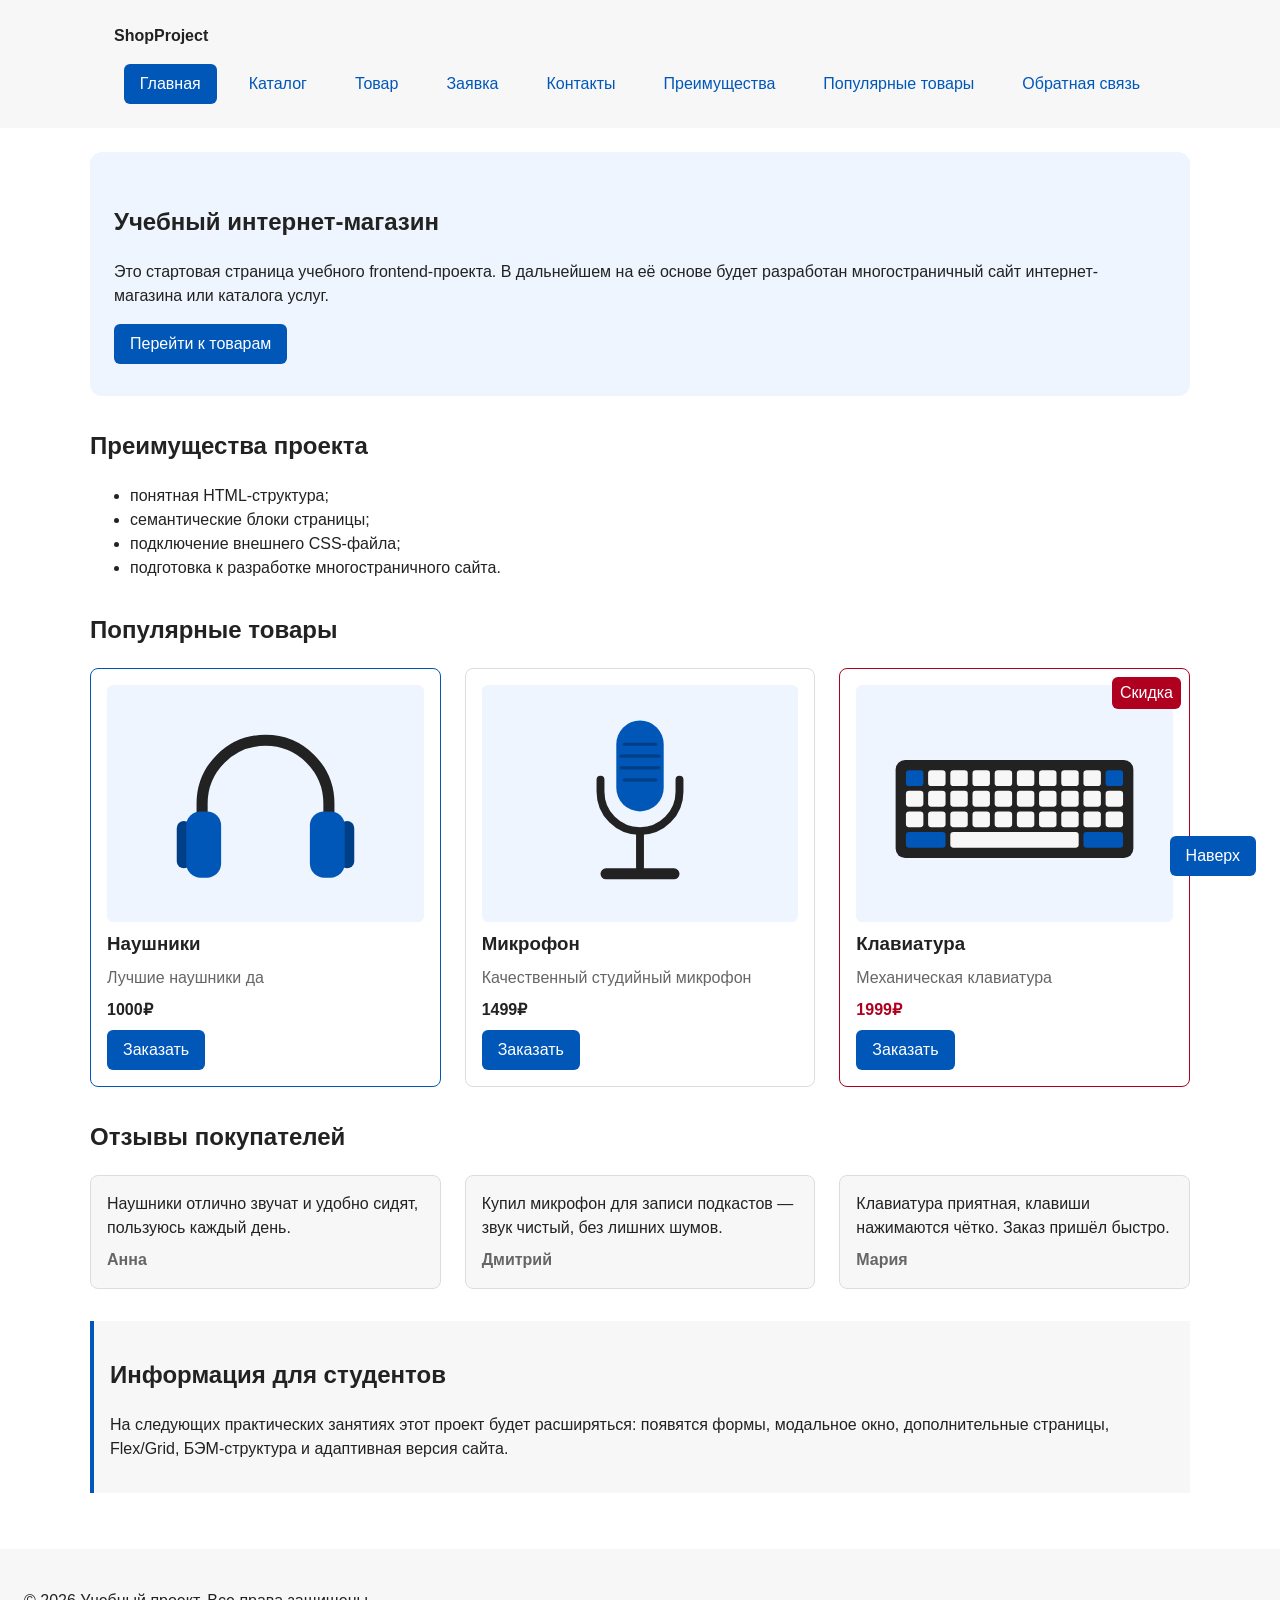
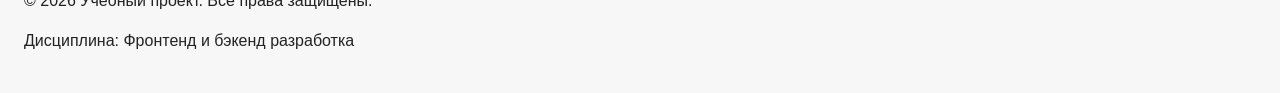
<file: index.html>
<!DOCTYPE html>
<html lang="ru">
<head>
  <meta charset="UTF-8">
  <meta name="viewport" content="width=device-width, initial-scale=1.0">
  <meta name="description" content="Главная страница учебного интернет-магазина.">
  <title>Учебный интернет-магазин</title>
  <link rel="stylesheet" href="css/style.css">
  <script src="js/main.js" defer></script>
</head>
<body>
  <header class="site-header">
    <div class="site-header__inner">
      <a class="site-header__logo" href="index.html">ShopProject</a>

      <nav class="site-nav" aria-label="Основная навигация">
        <ul class="site-nav__list">
          <li class="site-nav__item">
            <a class="site-nav__link site-nav__link--active" href="index.html">Главная</a>
          </li>
          <li class="site-nav__item">
            <a class="site-nav__link" href="catalog.html">Каталог</a>
          </li>
          <li class="site-nav__item">
            <a class="site-nav__link" href="product.html">Товар</a>
          </li>
          <li class="site-nav__item">
            <a class="site-nav__link" href="order.html">Заявка</a>
          </li>
          <li class="site-nav__item">
            <a class="site-nav__link" href="contacts.html">Контакты</a>
          </li>
          <li class="site-nav__item">
            <a class="site-nav__link" href="index.html#advantages">Преимущества</a>
          </li>
          <li class="site-nav__item">
            <a class="site-nav__link" href="index.html#popular">Популярные товары</a>
          </li>
          <li class="site-nav__item">
            <a class="site-nav__link" href="index.html#contacts">Обратная связь</a>
          </li>
        </ul>
      </nav>
    </div>
  </header>

  <main>
    <section class="hero">
      <h1>Учебный интернет-магазин</h1>
      <p>
        Это стартовая страница учебного frontend-проекта.
        В дальнейшем на её основе будет разработан многостраничный сайт
        интернет-магазина или каталога услуг.
      </p>
      <a class="button button--primary" href="#popular">Перейти к товарам</a>
    </section>

    <section class="section" id="advantages">
      <h2>Преимущества проекта</h2>
      <ul>
        <li>понятная HTML-структура;</li>
        <li>семантические блоки страницы;</li>
        <li>подключение внешнего CSS-файла;</li>
        <li>подготовка к разработке многостраничного сайта.</li>
      </ul>
    </section>

    <section class="section" id="popular">
      <h2>Популярные товары</h2>

      <div class="products-grid">
        <article class="product-card product-card--featured">
          <img class="product-card__image" src="images/headphones.svg" alt="Наушники" width="400" height="300">
          <h3 class="product-card__title">Наушники</h3>
          <p class="product-card__description">Лучшие наушники да</p>
          <p class="product-card__price">1000₽</p>
          <button
            class="button button--primary product-card__button"
            type="button"
            data-product="Наушники"
          >
            Заказать
          </button>
        </article>

        <article class="product-card">
          <img class="product-card__image" src="images/microphone.svg" alt="Студийный микрофон" width="400" height="300">
          <h3 class="product-card__title">Микрофон</h3>
          <p class="product-card__description">Качественный студийный микрофон</p>
          <p class="product-card__price">1499₽</p>
          <button
            class="button button--primary product-card__button"
            type="button"
            data-product="Микрофон"
          >
            Заказать
          </button>
        </article>

        <article class="product-card product-card--discount">
          <span class="product-card__badge">Скидка</span>
          <img class="product-card__image" src="images/keyboard.svg" alt="Механическая клавиатура" width="400" height="300">
          <h3 class="product-card__title">Клавиатура</h3>
          <p class="product-card__description">Механическая клавиатура</p>
          <p class="product-card__price">1999₽</p>
          <button
            class="button button--primary product-card__button"
            type="button"
            data-product="Клавиатура"
          >
            Заказать
          </button>
        </article>
      </div>
    </section>

    <section class="section reviews" id="reviews">
      <h2>Отзывы покупателей</h2>

      <div class="reviews__list">
        <article class="review-card">
          <p class="review-card__text">
            Наушники отлично звучат и удобно сидят, пользуюсь каждый день.
          </p>
          <p class="review-card__author">Анна</p>
        </article>

        <article class="review-card">
          <p class="review-card__text">
            Купил микрофон для записи подкастов — звук чистый, без лишних шумов.
          </p>
          <p class="review-card__author">Дмитрий</p>
        </article>

        <article class="review-card">
          <p class="review-card__text">
            Клавиатура приятная, клавиши нажимаются чётко. Заказ пришёл быстро.
          </p>
          <p class="review-card__author">Мария</p>
        </article>
      </div>
    </section>

    <aside class="aside-info">
      <h2>Информация для студентов</h2>
      <p>
        На следующих практических занятиях этот проект будет расширяться:
        появятся формы, модальное окно, дополнительные страницы, Flex/Grid,
        БЭМ-структура и адаптивная версия сайта.
      </p>
    </aside>
  </main>

  <footer class="site-footer" id="contacts">
    <p>&copy; 2026 Учебный проект. Все права защищены.</p>
    <p>Дисциплина: Фронтенд и бэкенд разработка</p>
  </footer>

  <a class="button button--primary to-top" href="#">Наверх</a>

  <dialog class="order-dialog" id="order-dialog" aria-labelledby="order-dialog-title">
    <h2 class="order-dialog__title" id="order-dialog-title">Оформление заявки</h2>

    <form class="order-form" id="order-form" action="#" method="post" novalidate>
      <input id="selected-product" name="selected-product" type="hidden">

      <div class="order-form__field">
        <label class="order-form__label" for="order-name">Имя</label>
        <input
          class="order-form__input"
          id="order-name"
          name="name"
          type="text"
          placeholder="Введите ваше имя"
          minlength="2"
          autocomplete="given-name"
          required
        >
      </div>

      <div class="order-form__field">
        <label class="order-form__label" for="order-email">E-mail</label>
        <input
          class="order-form__input"
          id="order-email"
          name="email"
          type="email"
          placeholder="example@mail.ru"
          autocomplete="email"
          required
        >
      </div>

      <div class="order-form__field">
        <label class="order-form__label" for="order-phone">Телефон</label>
        <input
          class="order-form__input"
          id="order-phone"
          name="phone"
          type="tel"
          inputmode="tel"
          placeholder="+7 (900) 000-00-00"
          pattern="^\+7 \(\d{3}\) \d{3}-\d{2}-\d{2}$"
          required
        >
        <small class="order-form__hint">Формат: +7 (900) 000-00-00</small>
      </div>

      <div class="order-form__field">
        <label class="order-form__label" for="order-date">Дата связи</label>
        <input
          class="order-form__input"
          id="order-date"
          name="date"
          type="date"
        >
      </div>

      <div class="order-form__field">
        <label class="order-form__label" for="order-topic">Тема заявки</label>
        <select class="order-form__select" id="order-topic" name="topic" required>
          <option value="">Выберите тему</option>
          <option value="product">Заказ товара</option>
          <option value="consultation">Консультация</option>
          <option value="delivery">Доставка</option>
        </select>
      </div>

      <div class="order-form__field">
        <label class="order-form__label" for="order-comment">Комментарий</label>
        <textarea
          class="order-form__textarea"
          id="order-comment"
          name="comment"
          rows="4"
          placeholder="Укажите дополнительную информацию"
        ></textarea>
      </div>

      <div class="order-form__field">
        <label for="order-agreement">
          <input
            id="order-agreement"
            name="agreement"
            type="checkbox"
            required
          >
          Я согласен на обработку данных
        </label>
      </div>

      <div class="order-form__actions">
        <button class="button button--secondary" type="button" id="close-order-dialog">
          Закрыть
        </button>
        <button class="button button--primary" type="submit">
          Отправить заявку
        </button>
      </div>
    </form>
  </dialog>

  <p class="success-message" id="success-message" hidden>
    Форма успешно отправлена!
  </p>
</body>
</html>
</file>
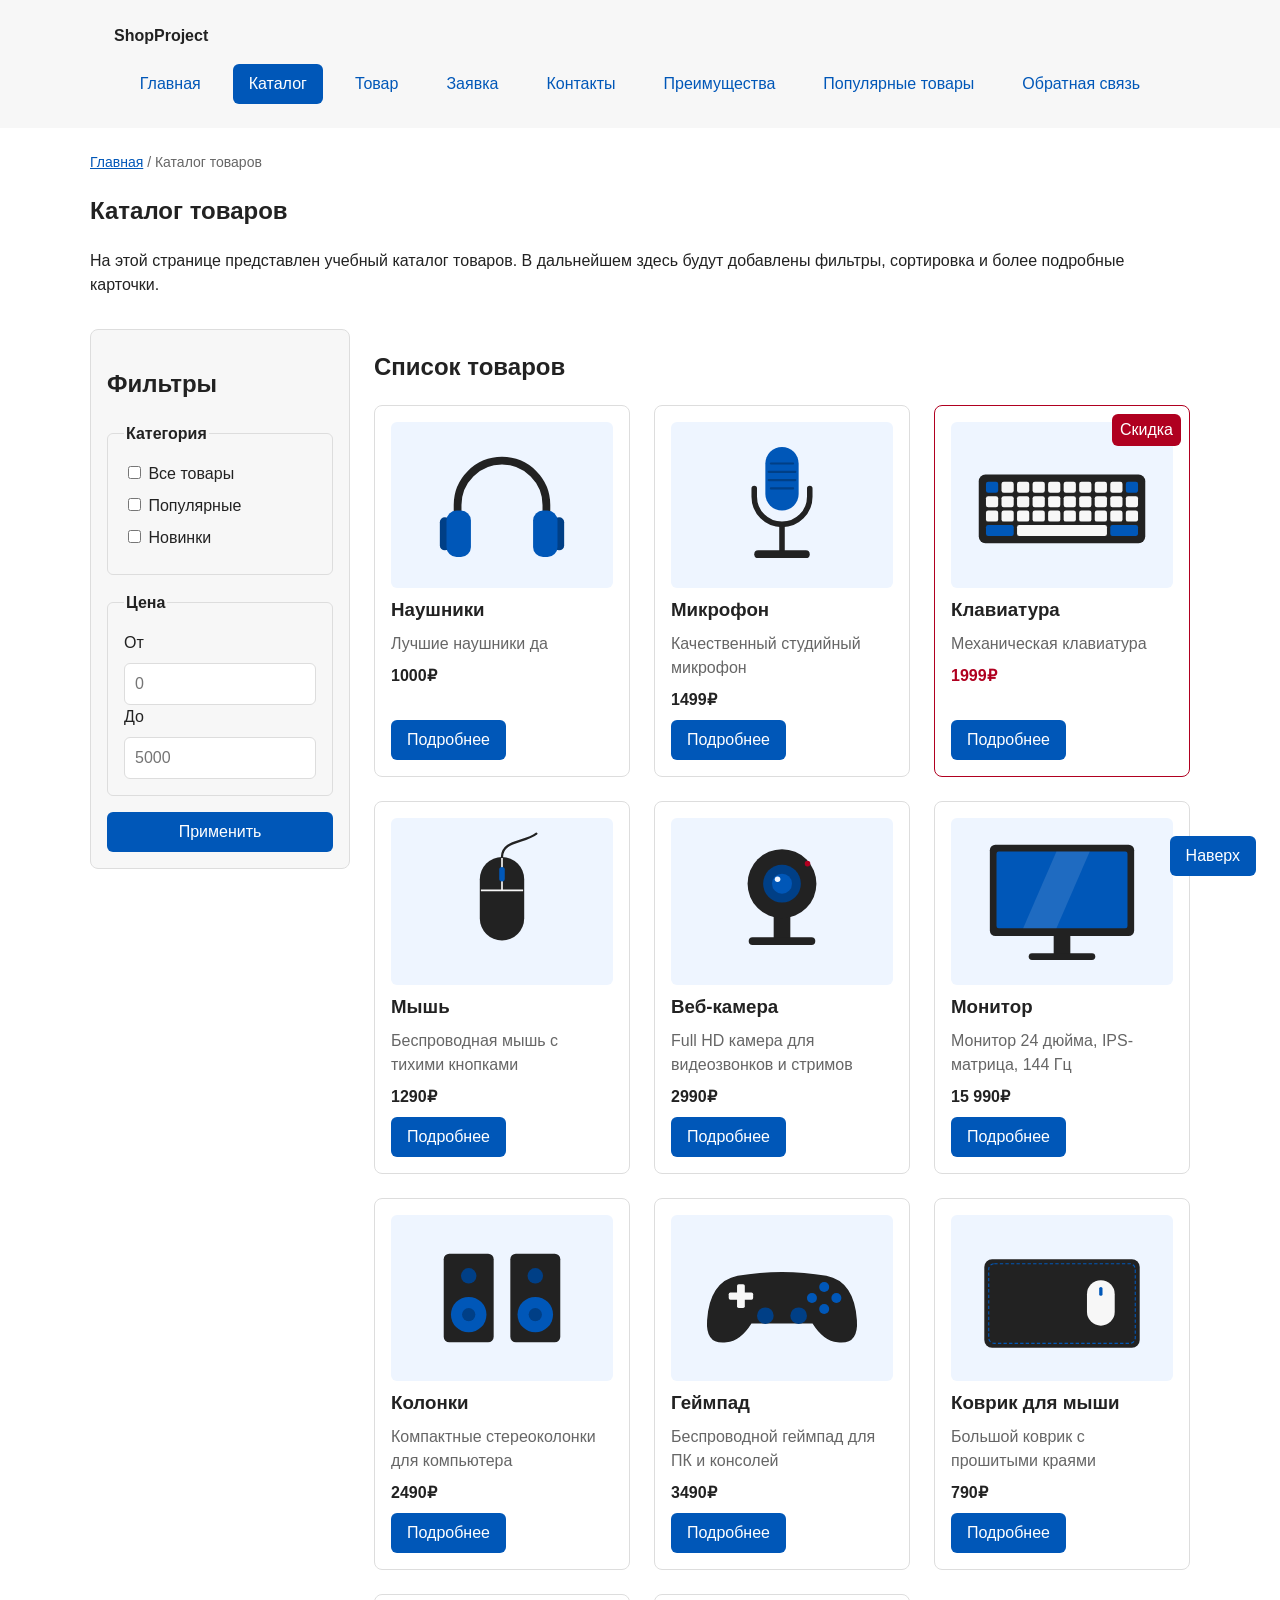
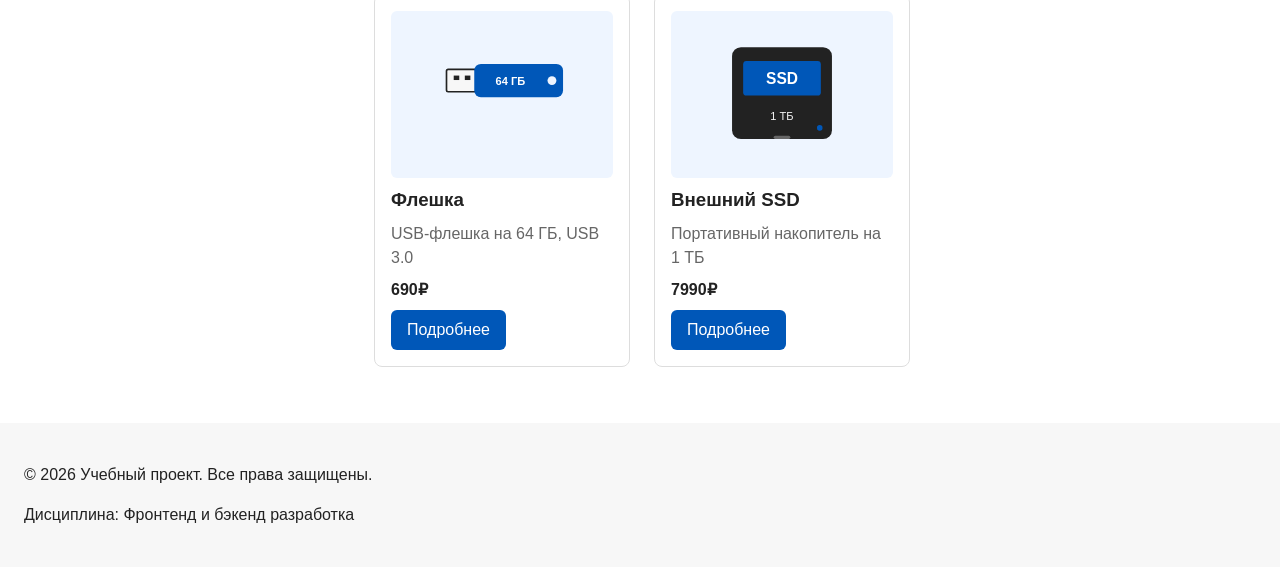
<file: catalog.html>
<!DOCTYPE html>
<html lang="ru">
<head>
  <meta charset="UTF-8">
  <meta name="viewport" content="width=device-width, initial-scale=1.0">
  <meta name="description" content="Каталог товаров учебного интернет-магазина.">
  <title>Каталог товаров — Учебный интернет-магазин</title>
  <link rel="stylesheet" href="css/style.css">
</head>
<body>
  <header class="site-header">
    <div class="site-header__inner">
      <a class="site-header__logo" href="index.html">ShopProject</a>

      <nav class="site-nav" aria-label="Основная навигация">
        <ul class="site-nav__list">
          <li class="site-nav__item">
            <a class="site-nav__link" href="index.html">Главная</a>
          </li>
          <li class="site-nav__item">
            <a class="site-nav__link site-nav__link--active" href="catalog.html">Каталог</a>
          </li>
          <li class="site-nav__item">
            <a class="site-nav__link" href="product.html">Товар</a>
          </li>
          <li class="site-nav__item">
            <a class="site-nav__link" href="order.html">Заявка</a>
          </li>
          <li class="site-nav__item">
            <a class="site-nav__link" href="contacts.html">Контакты</a>
          </li>
          <li class="site-nav__item">
            <a class="site-nav__link" href="index.html#advantages">Преимущества</a>
          </li>
          <li class="site-nav__item">
            <a class="site-nav__link" href="index.html#popular">Популярные товары</a>
          </li>
          <li class="site-nav__item">
            <a class="site-nav__link" href="index.html#contacts">Обратная связь</a>
          </li>
        </ul>
      </nav>
    </div>
  </header>

  <main>
    <nav class="breadcrumbs" aria-label="Хлебные крошки">
      <a class="breadcrumbs__link" href="index.html">Главная</a>
      <span class="breadcrumbs__current">Каталог товаров</span>
    </nav>

    <section class="section">
      <h1>Каталог товаров</h1>
      <p>
        На этой странице представлен учебный каталог товаров.
        В дальнейшем здесь будут добавлены фильтры, сортировка и более
        подробные карточки.
      </p>
    </section>

    <section class="catalog-layout">
      <aside class="catalog-filters">
        <h2>Фильтры</h2>

        <form class="filters-form" action="#" method="get">
          <fieldset>
            <legend>Категория</legend>

            <label>
              <input type="checkbox" name="category" value="all">
              Все товары
            </label>

            <label>
              <input type="checkbox" name="category" value="popular">
              Популярные
            </label>

            <label>
              <input type="checkbox" name="category" value="new">
              Новинки
            </label>
          </fieldset>

          <fieldset>
            <legend>Цена</legend>

            <label for="price-from">От</label>
            <input id="price-from" name="price-from" type="number" min="0" placeholder="0">

            <label for="price-to">До</label>
            <input id="price-to" name="price-to" type="number" min="0" placeholder="5000">
          </fieldset>

          <button class="button button--primary" type="submit">Применить</button>
        </form>
      </aside>

      <section class="catalog-products">
        <h2>Список товаров</h2>

        <div class="products-grid">
          <article class="product-card">
            <img class="product-card__image" src="images/headphones.svg" alt="Наушники" width="400" height="300">
            <h3 class="product-card__title">Наушники</h3>
            <p class="product-card__description">Лучшие наушники да</p>
            <p class="product-card__price">1000₽</p>
            <a class="button button--primary product-card__button" href="product.html">
              Подробнее
            </a>
          </article>

          <article class="product-card">
            <img class="product-card__image" src="images/microphone.svg" alt="Студийный микрофон" width="400" height="300">
            <h3 class="product-card__title">Микрофон</h3>
            <p class="product-card__description">Качественный студийный микрофон</p>
            <p class="product-card__price">1499₽</p>
            <a class="button button--primary product-card__button" href="product.html">
              Подробнее
            </a>
          </article>

          <article class="product-card product-card--discount">
            <span class="product-card__badge">Скидка</span>
            <img class="product-card__image" src="images/keyboard.svg" alt="Механическая клавиатура" width="400" height="300">
            <h3 class="product-card__title">Клавиатура</h3>
            <p class="product-card__description">Механическая клавиатура</p>
            <p class="product-card__price">1999₽</p>
            <a class="button button--primary product-card__button" href="product.html">
              Подробнее
            </a>
          </article>

          <article class="product-card">
            <img class="product-card__image" src="images/mouse.svg" alt="Беспроводная мышь" width="400" height="300">
            <h3 class="product-card__title">Мышь</h3>
            <p class="product-card__description">Беспроводная мышь с тихими кнопками</p>
            <p class="product-card__price">1290₽</p>
            <a class="button button--primary product-card__button" href="product.html">
              Подробнее
            </a>
          </article>

          <article class="product-card">
            <img class="product-card__image" src="images/webcam.svg" alt="Веб-камера" width="400" height="300">
            <h3 class="product-card__title">Веб-камера</h3>
            <p class="product-card__description">Full HD камера для видеозвонков и стримов</p>
            <p class="product-card__price">2990₽</p>
            <a class="button button--primary product-card__button" href="product.html">
              Подробнее
            </a>
          </article>

          <article class="product-card">
            <img class="product-card__image" src="images/monitor.svg" alt="Монитор" width="400" height="300">
            <h3 class="product-card__title">Монитор</h3>
            <p class="product-card__description">Монитор 24 дюйма, IPS-матрица, 144 Гц</p>
            <p class="product-card__price">15 990₽</p>
            <a class="button button--primary product-card__button" href="product.html">
              Подробнее
            </a>
          </article>

          <article class="product-card">
            <img class="product-card__image" src="images/speakers.svg" alt="Компьютерные колонки" width="400" height="300">
            <h3 class="product-card__title">Колонки</h3>
            <p class="product-card__description">Компактные стереоколонки для компьютера</p>
            <p class="product-card__price">2490₽</p>
            <a class="button button--primary product-card__button" href="product.html">
              Подробнее
            </a>
          </article>

          <article class="product-card">
            <img class="product-card__image" src="images/gamepad.svg" alt="Беспроводной геймпад" width="400" height="300">
            <h3 class="product-card__title">Геймпад</h3>
            <p class="product-card__description">Беспроводной геймпад для ПК и консолей</p>
            <p class="product-card__price">3490₽</p>
            <a class="button button--primary product-card__button" href="product.html">
              Подробнее
            </a>
          </article>

          <article class="product-card">
            <img class="product-card__image" src="images/mousepad.svg" alt="Коврик для мыши" width="400" height="300">
            <h3 class="product-card__title">Коврик для мыши</h3>
            <p class="product-card__description">Большой коврик с прошитыми краями</p>
            <p class="product-card__price">790₽</p>
            <a class="button button--primary product-card__button" href="product.html">
              Подробнее
            </a>
          </article>

          <article class="product-card">
            <img class="product-card__image" src="images/flash-drive.svg" alt="USB-флешка" width="400" height="300">
            <h3 class="product-card__title">Флешка</h3>
            <p class="product-card__description">USB-флешка на 64 ГБ, USB 3.0</p>
            <p class="product-card__price">690₽</p>
            <a class="button button--primary product-card__button" href="product.html">
              Подробнее
            </a>
          </article>

          <article class="product-card">
            <img class="product-card__image" src="images/ssd.svg" alt="Внешний SSD-накопитель" width="400" height="300">
            <h3 class="product-card__title">Внешний SSD</h3>
            <p class="product-card__description">Портативный накопитель на 1 ТБ</p>
            <p class="product-card__price">7990₽</p>
            <a class="button button--primary product-card__button" href="product.html">
              Подробнее
            </a>
          </article>
        </div>
      </section>
    </section>
  </main>

  <footer class="site-footer">
    <p>&copy; 2026 Учебный проект. Все права защищены.</p>
    <p>Дисциплина: Фронтенд и бэкенд разработка</p>
  </footer>

  <a class="button button--primary to-top" href="#">Наверх</a>
</body>
</html>
</file>
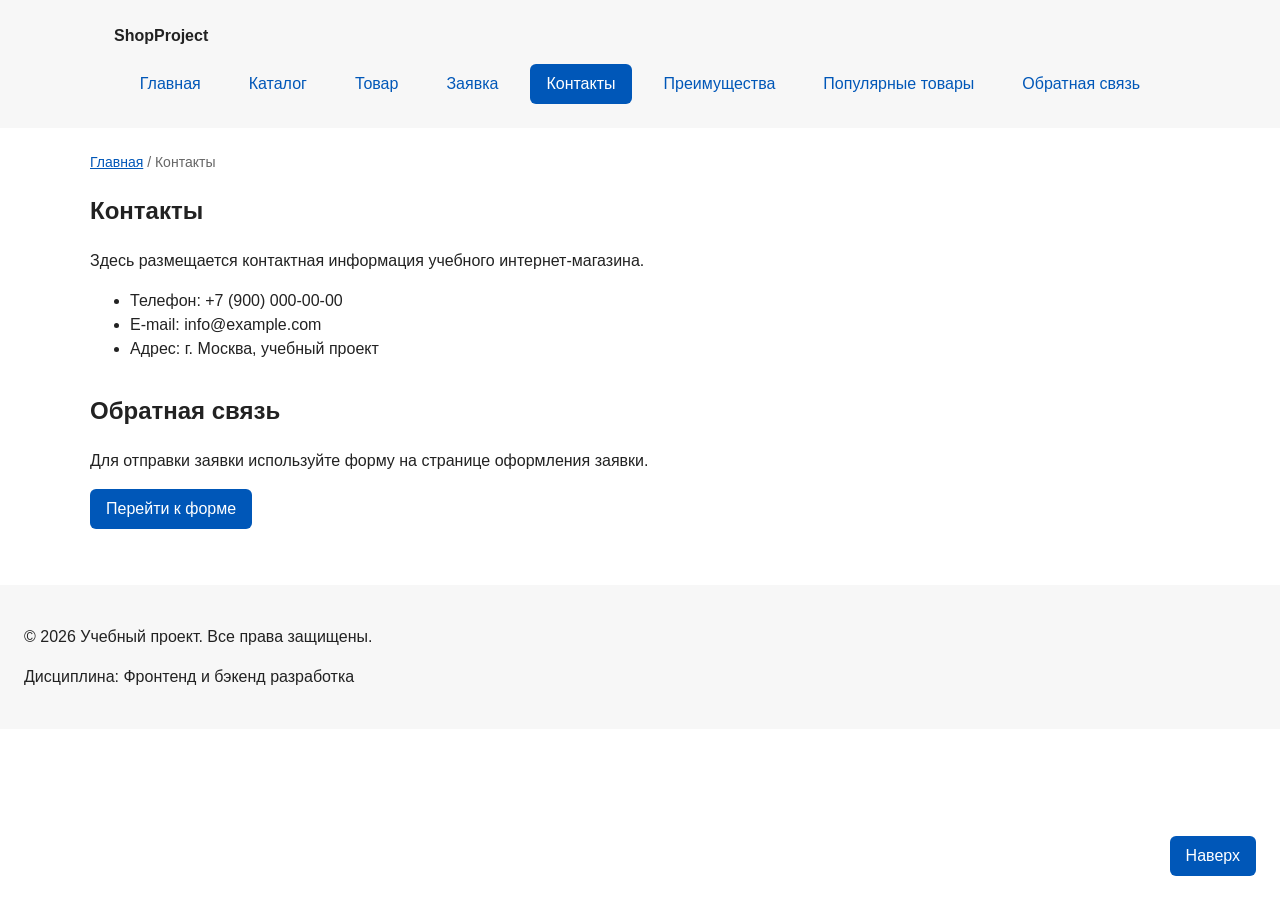
<file: contacts.html>
<!DOCTYPE html>
<html lang="ru">
<head>
  <meta charset="UTF-8">
  <meta name="viewport" content="width=device-width, initial-scale=1.0">
  <meta name="description" content="Контактная информация учебного интернет-магазина.">
  <title>Контакты — Учебный интернет-магазин</title>
  <link rel="stylesheet" href="css/style.css">
</head>
<body>
  <header class="site-header">
    <div class="site-header__inner">
      <a class="site-header__logo" href="index.html">ShopProject</a>

      <nav class="site-nav" aria-label="Основная навигация">
        <ul class="site-nav__list">
          <li class="site-nav__item">
            <a class="site-nav__link" href="index.html">Главная</a>
          </li>
          <li class="site-nav__item">
            <a class="site-nav__link" href="catalog.html">Каталог</a>
          </li>
          <li class="site-nav__item">
            <a class="site-nav__link" href="product.html">Товар</a>
          </li>
          <li class="site-nav__item">
            <a class="site-nav__link" href="order.html">Заявка</a>
          </li>
          <li class="site-nav__item">
            <a class="site-nav__link site-nav__link--active" href="contacts.html">Контакты</a>
          </li>
          <li class="site-nav__item">
            <a class="site-nav__link" href="index.html#advantages">Преимущества</a>
          </li>
          <li class="site-nav__item">
            <a class="site-nav__link" href="index.html#popular">Популярные товары</a>
          </li>
          <li class="site-nav__item">
            <a class="site-nav__link" href="index.html#contacts">Обратная связь</a>
          </li>
        </ul>
      </nav>
    </div>
  </header>

  <main>
    <nav class="breadcrumbs" aria-label="Хлебные крошки">
      <a class="breadcrumbs__link" href="index.html">Главная</a>
      <span class="breadcrumbs__current">Контакты</span>
    </nav>

    <section class="section">
      <h1>Контакты</h1>
      <p>
        Здесь размещается контактная информация учебного интернет-магазина.
      </p>

      <ul>
        <li>Телефон: +7 (900) 000-00-00</li>
        <li>E-mail: info@example.com</li>
        <li>Адрес: г. Москва, учебный проект</li>
      </ul>
    </section>

    <section class="section" id="feedback">
      <h2>Обратная связь</h2>
      <p>
        Для отправки заявки используйте форму на странице оформления заявки.
      </p>
      <a class="button button--primary" href="order.html">Перейти к форме</a>
    </section>
  </main>

  <footer class="site-footer">
    <p>&copy; 2026 Учебный проект. Все права защищены.</p>
    <p>Дисциплина: Фронтенд и бэкенд разработка</p>
  </footer>

  <a class="button button--primary to-top" href="#">Наверх</a>
</body>
</html>
</file>
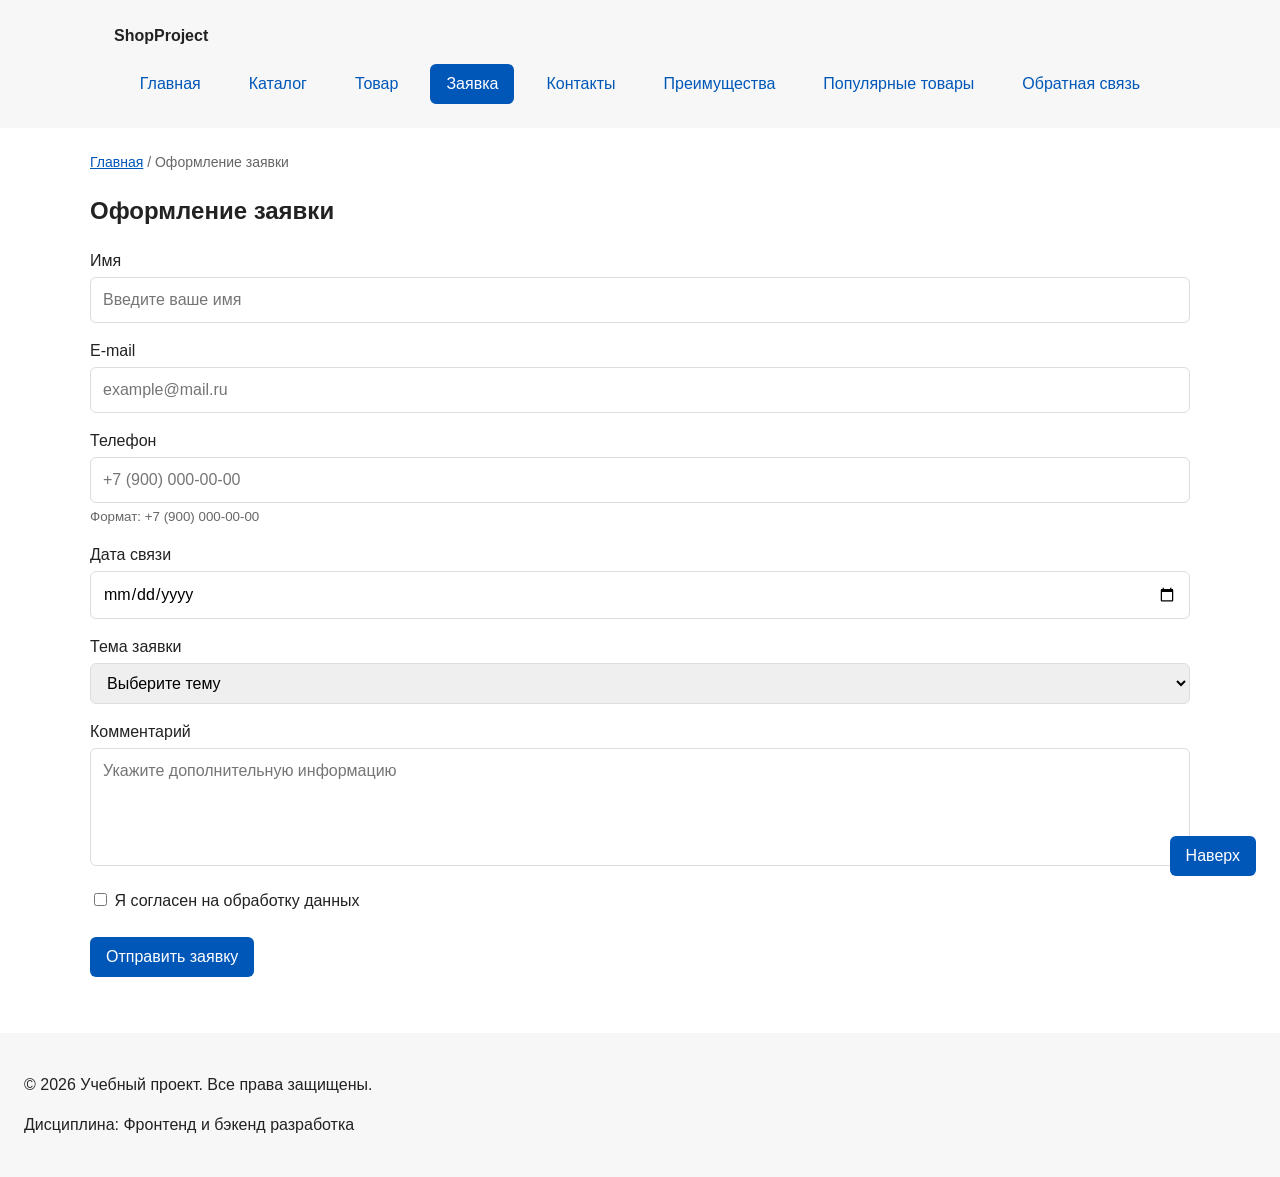
<file: order.html>
<!DOCTYPE html>
<html lang="ru">
<head>
  <meta charset="UTF-8">
  <meta name="viewport" content="width=device-width, initial-scale=1.0">
  <meta name="description" content="Оформление заявки в учебном интернет-магазине.">
  <title>Оформление заявки — Учебный интернет-магазин</title>
  <link rel="stylesheet" href="css/style.css">
  <script src="js/main.js" defer></script>
</head>
<body>
  <header class="site-header">
    <div class="site-header__inner">
      <a class="site-header__logo" href="index.html">ShopProject</a>

      <nav class="site-nav" aria-label="Основная навигация">
        <ul class="site-nav__list">
          <li class="site-nav__item">
            <a class="site-nav__link" href="index.html">Главная</a>
          </li>
          <li class="site-nav__item">
            <a class="site-nav__link" href="catalog.html">Каталог</a>
          </li>
          <li class="site-nav__item">
            <a class="site-nav__link" href="product.html">Товар</a>
          </li>
          <li class="site-nav__item">
            <a class="site-nav__link site-nav__link--active" href="order.html">Заявка</a>
          </li>
          <li class="site-nav__item">
            <a class="site-nav__link" href="contacts.html">Контакты</a>
          </li>
          <li class="site-nav__item">
            <a class="site-nav__link" href="index.html#advantages">Преимущества</a>
          </li>
          <li class="site-nav__item">
            <a class="site-nav__link" href="index.html#popular">Популярные товары</a>
          </li>
          <li class="site-nav__item">
            <a class="site-nav__link" href="index.html#contacts">Обратная связь</a>
          </li>
        </ul>
      </nav>
    </div>
  </header>

  <main>
    <nav class="breadcrumbs" aria-label="Хлебные крошки">
      <a class="breadcrumbs__link" href="index.html">Главная</a>
      <span class="breadcrumbs__current">Оформление заявки</span>
    </nav>

    <section class="section">
      <h1>Оформление заявки</h1>

      <form class="order-form" id="order-form" action="#" method="post" novalidate>
        <div class="order-form__field">
          <label class="order-form__label" for="order-name">Имя</label>
          <input
            class="order-form__input"
            id="order-name"
            name="name"
            type="text"
            placeholder="Введите ваше имя"
            minlength="2"
            autocomplete="given-name"
            required
          >
        </div>

        <div class="order-form__field">
          <label class="order-form__label" for="order-email">E-mail</label>
          <input
            class="order-form__input"
            id="order-email"
            name="email"
            type="email"
            placeholder="example@mail.ru"
            autocomplete="email"
            required
          >
        </div>

        <div class="order-form__field">
          <label class="order-form__label" for="order-phone">Телефон</label>
          <input
            class="order-form__input"
            id="order-phone"
            name="phone"
            type="tel"
            inputmode="tel"
            placeholder="+7 (900) 000-00-00"
            pattern="^\+7 \(\d{3}\) \d{3}-\d{2}-\d{2}$"
            required
          >
          <small class="order-form__hint">Формат: +7 (900) 000-00-00</small>
        </div>

        <div class="order-form__field">
          <label class="order-form__label" for="order-date">Дата связи</label>
          <input
            class="order-form__input"
            id="order-date"
            name="date"
            type="date"
          >
        </div>

        <div class="order-form__field">
          <label class="order-form__label" for="order-topic">Тема заявки</label>
          <select class="order-form__select" id="order-topic" name="topic" required>
            <option value="">Выберите тему</option>
            <option value="product">Заказ товара</option>
            <option value="consultation">Консультация</option>
            <option value="delivery">Доставка</option>
          </select>
        </div>

        <div class="order-form__field">
          <label class="order-form__label" for="order-comment">Комментарий</label>
          <textarea
            class="order-form__textarea"
            id="order-comment"
            name="comment"
            rows="4"
            placeholder="Укажите дополнительную информацию"
          ></textarea>
        </div>

        <div class="order-form__field">
          <label for="order-agreement">
            <input
              id="order-agreement"
              name="agreement"
              type="checkbox"
              required
            >
            Я согласен на обработку данных
          </label>
        </div>

        <div class="order-form__actions">
          <button class="button button--primary" type="submit">
            Отправить заявку
          </button>
        </div>
      </form>

      <p class="success-message" id="success-message" hidden>
        Форма успешно отправлена!
      </p>
    </section>
  </main>

  <footer class="site-footer">
    <p>&copy; 2026 Учебный проект. Все права защищены.</p>
    <p>Дисциплина: Фронтенд и бэкенд разработка</p>
  </footer>

  <a class="button button--primary to-top" href="#">Наверх</a>
</body>
</html>
</file>
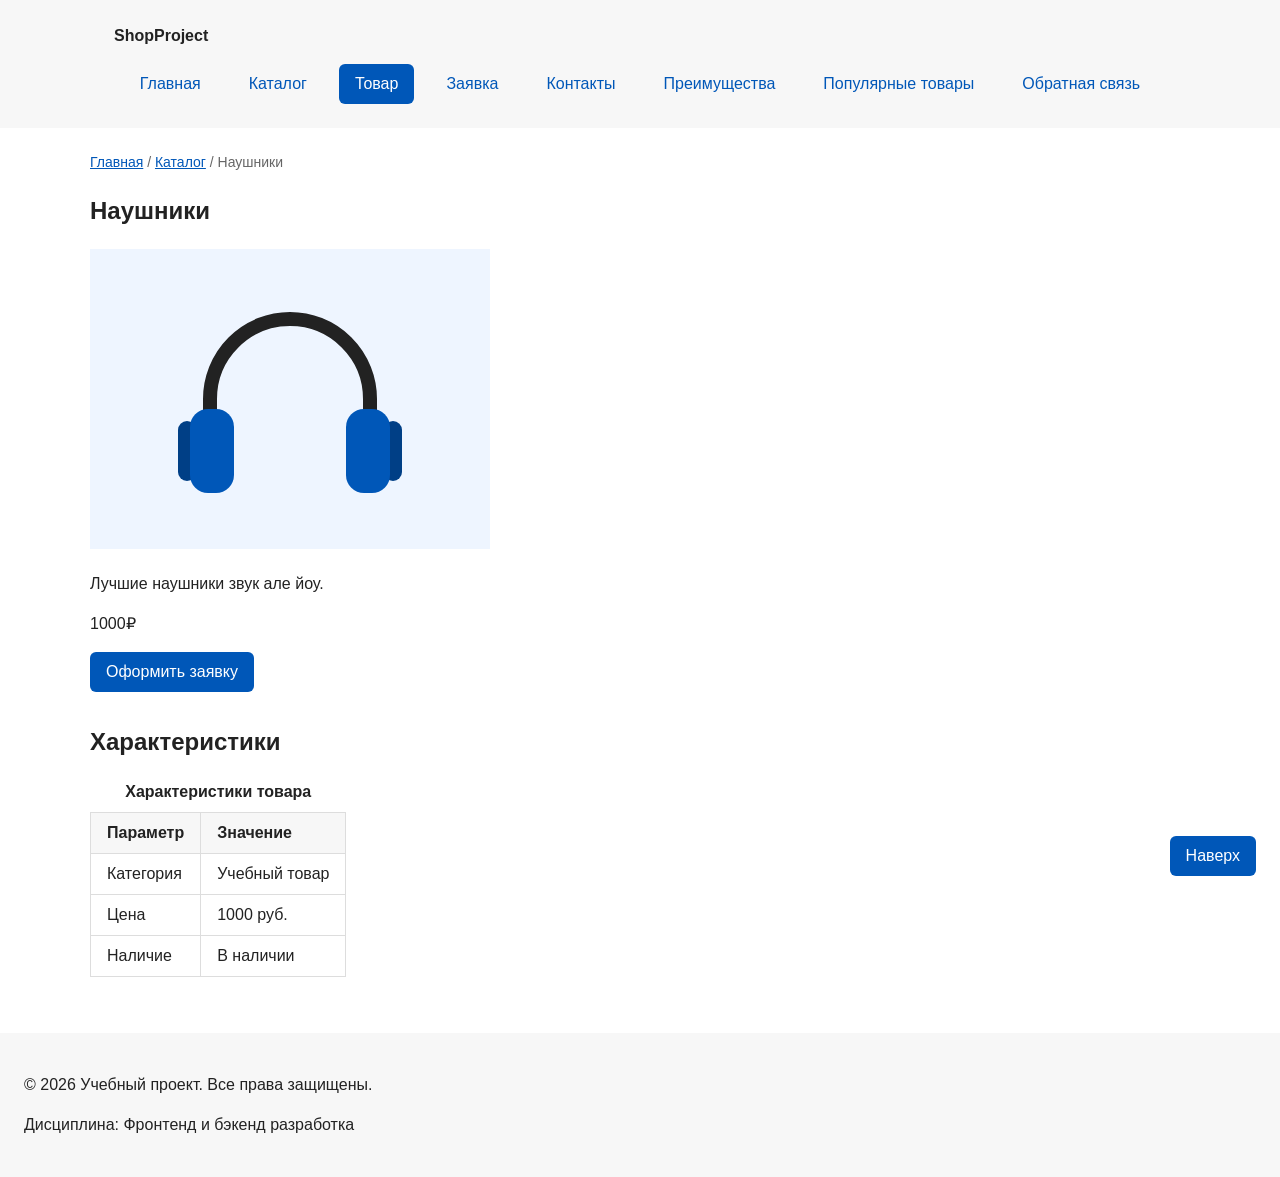
<file: product.html>
<!DOCTYPE html>
<html lang="ru">
<head>
  <meta charset="UTF-8">
  <meta name="viewport" content="width=device-width, initial-scale=1.0">
  <meta name="description" content="Карточка товара учебного интернет-магазина: описание, характеристики и цена.">
  <title>Наушники</title>
  <link rel="stylesheet" href="css/style.css">
</head>
<body>
  <header class="site-header">
    <div class="site-header__inner">
      <a class="site-header__logo" href="index.html">ShopProject</a>

      <nav class="site-nav" aria-label="Основная навигация">
        <ul class="site-nav__list">
          <li class="site-nav__item">
            <a class="site-nav__link" href="index.html">Главная</a>
          </li>
          <li class="site-nav__item">
            <a class="site-nav__link" href="catalog.html">Каталог</a>
          </li>
          <li class="site-nav__item">
            <a class="site-nav__link site-nav__link--active" href="product.html">Товар</a>
          </li>
          <li class="site-nav__item">
            <a class="site-nav__link" href="order.html">Заявка</a>
          </li>
          <li class="site-nav__item">
            <a class="site-nav__link" href="contacts.html">Контакты</a>
          </li>
          <li class="site-nav__item">
            <a class="site-nav__link" href="index.html#advantages">Преимущества</a>
          </li>
          <li class="site-nav__item">
            <a class="site-nav__link" href="index.html#popular">Популярные товары</a>
          </li>
          <li class="site-nav__item">
            <a class="site-nav__link" href="index.html#contacts">Обратная связь</a>
          </li>
        </ul>
      </nav>
    </div>
  </header>

  <main>
    <nav class="breadcrumbs" aria-label="Хлебные крошки">
      <a class="breadcrumbs__link" href="index.html">Главная</a>
      <span class="breadcrumbs__separator">/</span>
      <a class="breadcrumbs__link" href="catalog.html">Каталог</a>
      <span class="breadcrumbs__current">Наушники</span>
    </nav>

    <section class="section">
      <h1>Наушники</h1>
      <img src="images/headphones.svg" alt="Наушники" width="400" height="300">
      <p>Лучшие наушники звук але йоу.</p>
      <p>1000₽</p>
      <a class="button button--primary" href="order.html">Оформить заявку</a>
    </section>

    <section class="section">
      <h2>Характеристики</h2>

      <table class="product-table">
        <caption>Характеристики товара</caption>
        <thead>
          <tr>
            <th>Параметр</th>
            <th>Значение</th>
          </tr>
        </thead>
        <tbody>
          <tr>
            <td>Категория</td>
            <td>Учебный товар</td>
          </tr>
          <tr>
            <td>Цена</td>
            <td>1000 руб.</td>
          </tr>
          <tr>
            <td>Наличие</td>
            <td>В наличии</td>
          </tr>
        </tbody>
      </table>
    </section>
  </main>

  <footer class="site-footer">
    <p>&copy; 2026 Учебный проект. Все права защищены.</p>
    <p>Дисциплина: Фронтенд и бэкенд разработка</p>
  </footer>

  <a class="button button--primary to-top" href="#">Наверх</a>
</body>
</html>
</file>
<file: css/style.css>
/* ===============================
   1. Переменные проекта
   =============================== */

:root {
  /* Основные цвета проекта */
  --color-bg: #ffffff;
  --color-text: #222222;
  --color-muted: #666666;
  --color-primary: #0057b8;
  --color-primary-dark: #003f86;
  --color-border: #dddddd;
  --color-surface: #f7f7f7;
  --color-surface-accent: #eef5ff;
  --color-danger: #b00020;
  --color-success: #168a2f;
  --color-success-bg: #eefaf0;
  --color-white: #ffffff;

  /* Отступы */
  --space-xs: 4px;
  --space-sm: 8px;
  --space-md: 16px;
  --space-lg: 24px;
  --space-xl: 32px;

  /* Скругления */
  --radius-sm: 6px;
  --radius-md: 8px;
  --radius-lg: 12px;

  /* Размеры */
  --container-width: 1100px;
  /* Отступ под закреплённую шапку (с запасом на меню в две строки) */
  --header-offset: 184px;
}

/* ===============================
   2. Базовые стили
   =============================== */

* {
  box-sizing: border-box;
}

html {
  scroll-behavior: smooth;
  scroll-padding-top: calc(var(--header-offset) + var(--space-md));
}

body {
  margin: 0;
  font-family: Arial, sans-serif;
  line-height: 1.5;
  color: var(--color-text);
  background-color: var(--color-bg);
}

main {
  padding: var(--space-lg);
}

:target {
  outline: 2px dashed var(--color-primary);
  outline-offset: 4px;
}

/* ===============================
   3. Общие элементы интерфейса
   =============================== */

a {
  color: var(--color-primary);
}

a:hover {
  color: var(--color-primary-dark);
}

a:focus-visible {
  outline: 2px solid var(--color-primary);
  outline-offset: 3px;
}

.button {
  display: inline-block;
  padding: var(--space-sm) var(--space-md);
  border: none;
  border-radius: var(--radius-sm);
  font: inherit;
  text-decoration: none;
  cursor: pointer;
}

.button--primary {
  color: var(--color-white);
  background-color: var(--color-primary);
}

/*
  color задаётся явно: иначе у ссылок-кнопок при наведении
  срабатывает правило a:hover и текст сливается с фоном.
*/
.button--primary:hover {
  color: var(--color-white);
  background-color: var(--color-primary-dark);
}

.button--secondary {
  color: var(--color-primary);
  background-color: transparent;
  border: 1px solid var(--color-primary);
}

.button--secondary:hover {
  color: var(--color-white);
  background-color: var(--color-primary);
}

.button:focus-visible {
  outline: 2px solid var(--color-primary);
  outline-offset: 3px;
}

.button:disabled,
.button--disabled {
  opacity: 0.6;
  cursor: not-allowed;
}

/* ===============================
   4. Компоненты страницы
   =============================== */

/* Шапка сайта */

.site-header {
  position: sticky;
  top: 0;
  z-index: 10;
  background-color: var(--color-surface);
}

.site-header__inner {
  max-width: var(--container-width);
  margin: 0 auto;
  padding: var(--space-lg);
}

.site-header__logo {
  font-weight: 700;
  color: var(--color-text);
  text-decoration: none;
}

/* Основная навигация */

.site-nav__list {
  display: flex;
  flex-wrap: wrap;
  justify-content: center;
  align-items: center;
  gap: var(--space-md);
  padding: 0;
  margin: var(--space-md) 0 0;
  list-style: none;
}

.site-nav__link {
  display: inline-block;
  padding: var(--space-sm) var(--space-md);
  color: var(--color-primary);
  text-decoration: none;
  border-radius: var(--radius-sm);
}

.site-nav__link:hover {
  color: var(--color-white);
  background-color: var(--color-primary);
}

.site-nav__link:focus-visible {
  outline: 2px solid var(--color-primary);
  outline-offset: 3px;
}

.site-nav__link--active {
  color: var(--color-white);
  background-color: var(--color-primary);
}

/* Хлебные крошки */

.breadcrumbs {
  max-width: var(--container-width);
  margin: 0 auto var(--space-md);
  font-size: 14px;
  color: var(--color-muted);
}

.breadcrumbs__link {
  color: var(--color-primary);
}

.breadcrumbs__current::before {
  content: " / ";
  color: var(--color-muted);
}

.breadcrumbs__separator {
  color: var(--color-muted);
}

/* Hero-блок */

.hero {
  max-width: var(--container-width);
  margin: 0 auto var(--space-xl);
  padding: var(--space-xl) var(--space-lg);
  background-color: var(--color-surface-accent);
  border-radius: var(--radius-lg);
}

/* Разделы страницы */

.section {
  max-width: var(--container-width);
  margin: 0 auto var(--space-xl);
}

.section h2 {
  margin-top: 0;
}

/* Дополнительный блок */

.aside-info {
  max-width: var(--container-width);
  margin: 0 auto var(--space-xl);
  padding: var(--space-md);
  border-left: 4px solid var(--color-primary);
  background-color: var(--color-surface);
}

/* Сетка товаров */

.products-grid {
  display: grid;
  grid-template-columns: repeat(3, 1fr);
  gap: var(--space-lg);
}

/* Карточка товара */

.product-card {
  position: relative;
  display: flex;
  flex-direction: column;
  gap: var(--space-sm);
  padding: var(--space-md);
  border: 1px solid var(--color-border);
  border-radius: var(--radius-md);
  background-color: var(--color-bg);
}

.product-card:hover {
  border-color: var(--color-primary);
}

.product-card--featured {
  border-color: var(--color-primary);
}

.product-card--discount {
  border-color: var(--color-danger);
}

.product-card__badge {
  position: absolute;
  top: var(--space-sm);
  right: var(--space-sm);
  padding: 4px 8px;
  color: var(--color-white);
  background-color: var(--color-danger);
  border-radius: var(--radius-sm);
}

.product-card__image {
  display: block;
  width: 100%;
  height: auto;
  border-radius: var(--radius-sm);
}

.product-card__title {
  margin: 0;
  color: var(--color-text);
}

.product-card__description {
  margin: 0;
  color: var(--color-muted);
}

.product-card__price {
  margin: 0;
  font-weight: 700;
}

.product-card--discount .product-card__price {
  color: var(--color-danger);
}

.product-card__button {
  margin-top: auto;
  align-self: flex-start;
}

/* Отзывы */

.reviews__list {
  display: grid;
  grid-template-columns: repeat(3, 1fr);
  gap: var(--space-lg);
}

.review-card {
  padding: var(--space-md);
  border: 1px solid var(--color-border);
  border-radius: var(--radius-md);
  background-color: var(--color-surface);
}

.review-card__text {
  margin: 0 0 var(--space-sm);
}

.review-card__author {
  margin: 0;
  font-weight: 700;
  color: var(--color-muted);
}

/* Страница каталога */

.catalog-layout {
  max-width: var(--container-width);
  margin: 0 auto var(--space-xl);
  display: grid;
  grid-template-columns: 260px 1fr;
  grid-template-areas: "filters products";
  gap: var(--space-lg);
}

.catalog-filters {
  grid-area: filters;
  position: sticky;
  top: calc(var(--header-offset) + var(--space-md));
  align-self: start;
  padding: var(--space-md);
  border: 1px solid var(--color-border);
  border-radius: var(--radius-md);
  background-color: var(--color-surface);
}

.catalog-products {
  grid-area: products;
}

/* Форма фильтров */

.filters-form {
  display: grid;
  gap: var(--space-md);
}

.filters-form fieldset {
  margin: 0;
  padding: var(--space-md);
  border: 1px solid var(--color-border);
  border-radius: var(--radius-sm);
}

.filters-form legend {
  font-weight: 700;
}

.filters-form label {
  display: block;
  margin-bottom: var(--space-sm);
}

.filters-form input[type="number"] {
  width: 100%;
  padding: 8px 10px;
  border: 1px solid var(--color-border);
  border-radius: var(--radius-sm);
  font: inherit;
}

/* Таблица характеристик */

.product-table {
  border-collapse: collapse;
}

.product-table caption {
  margin-bottom: var(--space-sm);
  font-weight: 700;
}

.product-table th,
.product-table td {
  padding: var(--space-sm) var(--space-md);
  border: 1px solid var(--color-border);
  text-align: left;
}

.product-table th {
  background-color: var(--color-surface);
}

/* Подвал сайта */

.site-footer {
  padding: var(--space-lg);
  background-color: var(--color-surface);
}

/* Кнопка «Наверх» */

.to-top {
  position: fixed;
  right: var(--space-lg);
  bottom: var(--space-lg);
  z-index: 10;
}

/* ===============================
   5. Форма и модальное окно
   =============================== */

.order-dialog {
  width: min(100% - 32px, 560px);
  padding: var(--space-lg);
  border: none;
  border-radius: var(--radius-lg);
}

.order-dialog::backdrop {
  background-color: rgba(0, 0, 0, 0.5);
}

.order-dialog__title {
  margin-top: 0;
}

.order-form__field {
  margin-bottom: var(--space-md);
}

.order-form__label {
  display: block;
  margin-bottom: var(--space-xs);
}

.order-form__input,
.order-form__select,
.order-form__textarea {
  width: 100%;
  padding: 10px 12px;
  border: 1px solid var(--color-border);
  border-radius: var(--radius-sm);
  font: inherit;
}

.order-form__input:hover,
.order-form__select:hover,
.order-form__textarea:hover {
  border-color: var(--color-primary);
}

.order-form__input:focus-visible,
.order-form__select:focus-visible,
.order-form__textarea:focus-visible {
  outline: 2px solid var(--color-primary);
  outline-offset: 3px;
}

.order-form__hint {
  display: block;
  margin-top: var(--space-xs);
  color: var(--color-muted);
}

/*
  Подсветка ошибочных полей.
  Атрибут aria-invalid добавляется через JavaScript.
*/
[aria-invalid="true"] {
  border-color: var(--color-danger);
}

.order-form__actions {
  display: flex;
  gap: var(--space-md);
  margin-top: var(--space-lg);
}

.success-message {
  max-width: var(--container-width);
  margin: var(--space-lg) auto;
  padding: var(--space-md);
  border-left: 4px solid var(--color-success);
  background-color: var(--color-success-bg);
}
</file>
